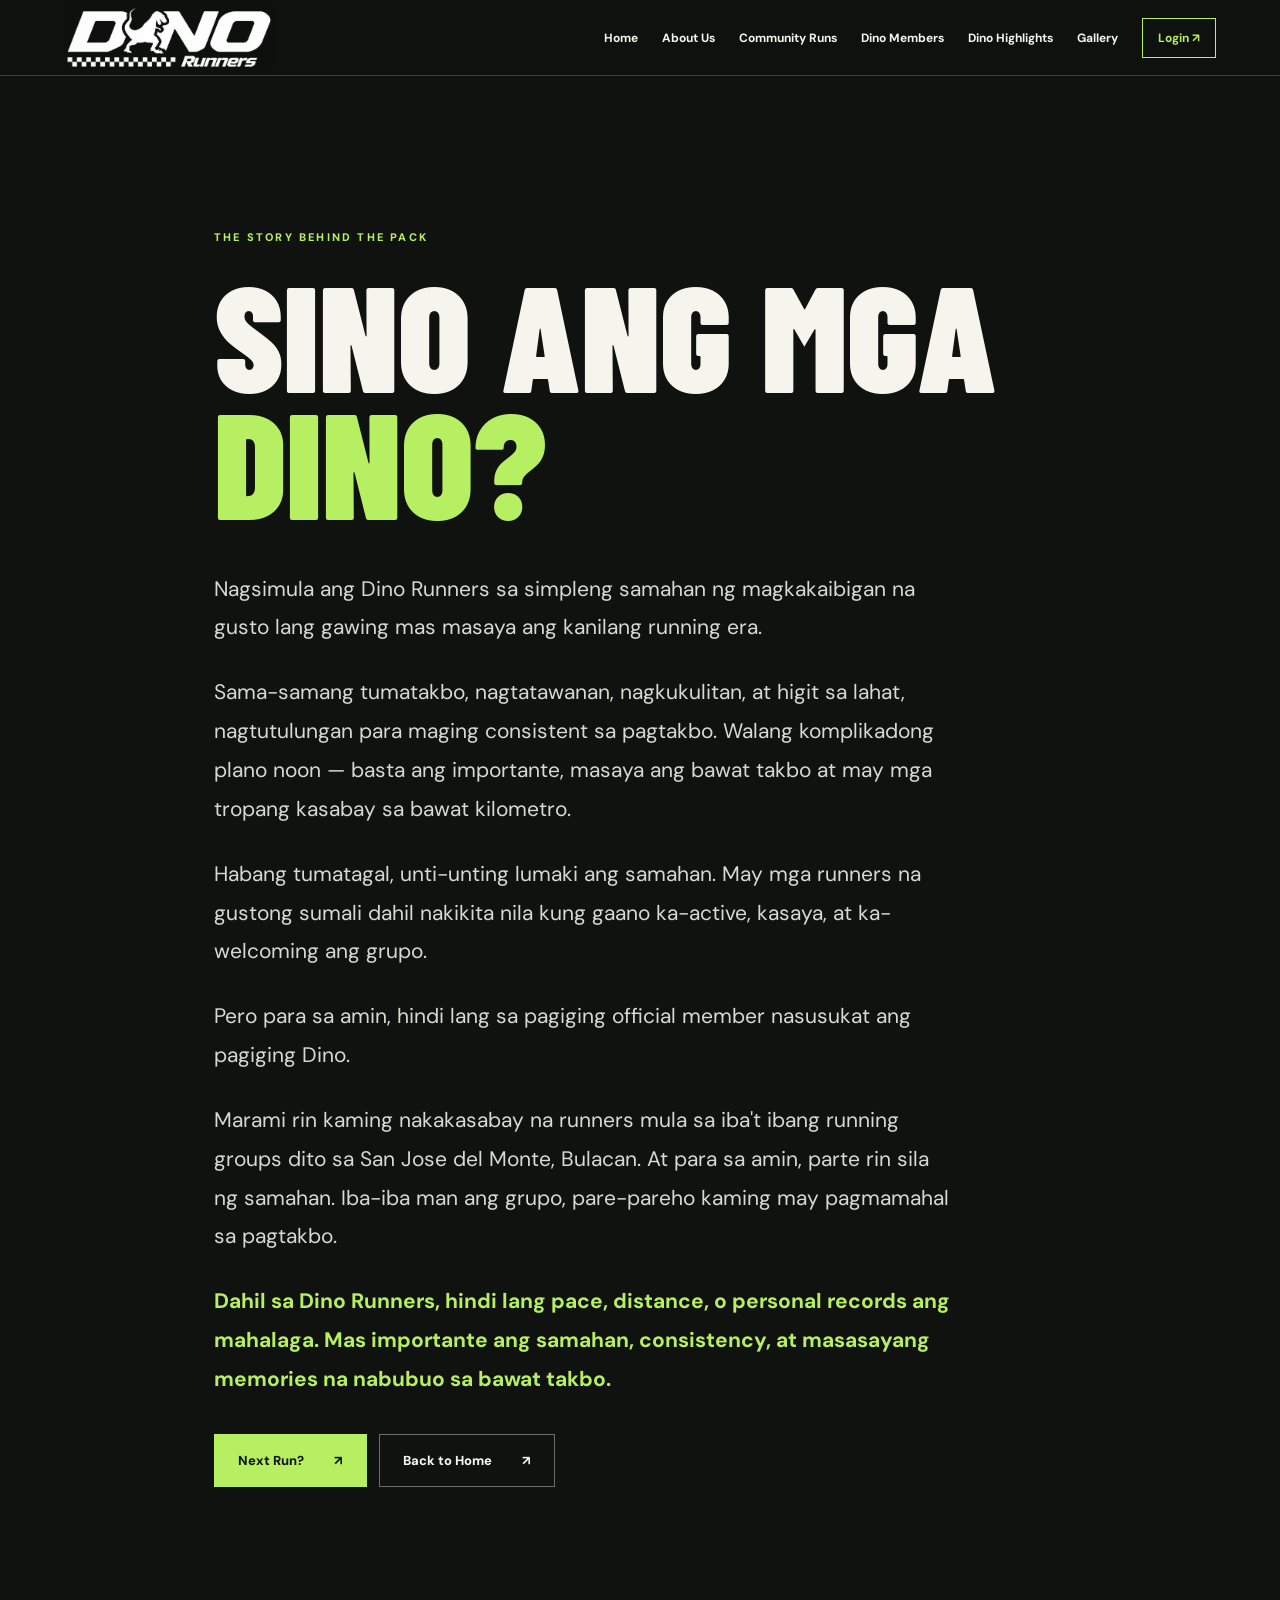
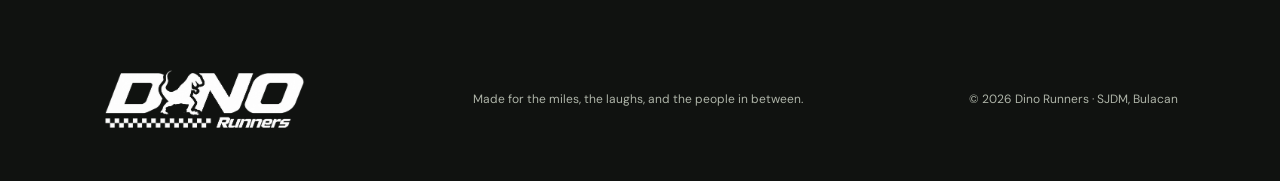
<file: about.html>
<!doctype html><html lang="fil"><head><meta charset="utf-8"><meta name="viewport" content="width=device-width,initial-scale=1"><meta name="theme-color" content="#101210"><meta name="description" content="The story behind Dino Runners, a running community in San Jose del Monte."><title>About Us | Dino Runners</title><link rel="stylesheet" href="style.css"></head><body><header class="site-header"><a class="brand" href="index.html#home" aria-label="Dino Runners home"><img class="brand-logo" src="dino-runners-logo.png" alt="Dino Runners" width="220" height="74"></a><button id="menuToggle" class="menu-toggle" aria-label="Toggle navigation" aria-expanded="false">☰</button><nav id="nav" aria-label="Main navigation"><a href="index.html#home">Home</a><a href="about.html" aria-current="page">About Us</a><a href="index.html#runs">Community Runs</a><a href="index.html#members">Dino Members</a><a href="index.html#highlights">Dino Highlights</a><a href="index.html#gallery">Gallery</a><a href="index.html#login" class="nav-login">Login ↗</a></nav></header><main><article class="about-story"><div class="section-label">THE STORY BEHIND THE PACK</div><h1>SINO ANG MGA <em>DINO?</em></h1><div class="story-copy"><p>Nagsimula ang Dino Runners sa simpleng samahan ng magkakaibigan na gusto lang gawing mas masaya ang kanilang running era.</p><p>Sama-samang tumatakbo, nagtatawanan, nagkukulitan, at higit sa lahat, nagtutulungan para maging consistent sa pagtakbo. Walang komplikadong plano noon — basta ang importante, masaya ang bawat takbo at may mga tropang kasabay sa bawat kilometro.</p><p>Habang tumatagal, unti-unting lumaki ang samahan. May mga runners na gustong sumali dahil nakikita nila kung gaano ka-active, kasaya, at ka-welcoming ang grupo.</p><p>Pero para sa amin, hindi lang sa pagiging official member nasusukat ang pagiging Dino.</p><p>Marami rin kaming nakakasabay na runners mula sa iba&#x27;t ibang running groups dito sa San Jose del Monte, Bulacan. At para sa amin, parte rin sila ng samahan. Iba-iba man ang grupo, pare-pareho kaming may pagmamahal sa pagtakbo.</p><p><strong>Dahil sa Dino Runners, hindi lang pace, distance, o personal records ang mahalaga. Mas importante ang samahan, consistency, at masasayang memories na nabubuo sa bawat takbo.</strong></p></div><div class="actions"><a class="button primary" href="index.html#runs">Next Run? <span>↗</span></a><a class="button secondary" href="index.html#home">Back to Home <span>↗</span></a></div></article></main><footer><a class="brand" href="index.html#home" aria-label="Dino Runners home"><img class="brand-logo" src="dino-runners-logo.png" alt="Dino Runners" width="220" height="74"></a><p>Made for the miles, the laughs, and the people in between.</p><span>© <span id="year"></span> Dino Runners · SJDM, Bulacan</span></footer><script src="app.js" defer></script></body></html>
</file>
<file: style.css>
@import url('https://fonts.googleapis.com/css2?family=Barlow+Condensed:wght@600;700;800;900&family=DM+Sans:wght@400;500;600;700&display=swap');
:root{--bg:#101210;--panel:#191c18;--white:#f5f5ee;--muted:#aeb4a8;--lime:#b7ef62;--line:#3a4135}*{box-sizing:border-box}html{scroll-behavior:smooth;scroll-padding-top:80px}body{margin:0;background:var(--bg);color:var(--white);font-family:'DM Sans',Arial,sans-serif}a{color:inherit;text-decoration:none}button{font:inherit}em{font-style:normal;color:var(--lime)}.site-header{height:76px;display:flex;align-items:center;justify-content:space-between;padding:0 clamp(20px,5vw,72px);background:#101210ed;border-bottom:1px solid var(--line);position:sticky;top:0;z-index:20;backdrop-filter:blur(12px)}.brand{display:inline-flex;align-items:center;gap:8px;font:900 25px/1 'Barlow Condensed',Impact,sans-serif;letter-spacing:-.3px;white-space:nowrap}.brand-icon{font-size:26px}.brand-accent{color:var(--lime)}nav{display:flex;gap:24px;align-items:center}nav a{font-size:12px;font-weight:700;white-space:nowrap;transition:color .2s}nav a:hover{color:var(--lime)}.nav-login{border:1px solid var(--lime);padding:11px 15px;color:var(--lime)}.menu-toggle{display:none;border:0;background:transparent;color:white;font-size:26px}.hero{position:relative;min-height:620px;display:grid;grid-template-columns:1fr 30%;overflow:hidden;border-bottom:1px solid var(--line)}.hero-lines{position:absolute;inset:0;pointer-events:none;background:repeating-linear-gradient(125deg,transparent 0,transparent 65px,#ffffff06 66px,#ffffff06 67px);opacity:.8}.hero-content{position:relative;z-index:1;padding:clamp(60px,8vw,110px) 0 75px clamp(22px,8vw,120px)}.eyebrow,.section-label{font-size:11px;letter-spacing:2.2px;font-weight:800;color:var(--lime)}.dot{display:inline-block;width:7px;height:7px;border-radius:50%;background:var(--lime);margin-right:8px}.hero h1,h2,h3{font-family:'Barlow Condensed',Impact,sans-serif;font-weight:900;letter-spacing:-1px}.hero h1{font-size:clamp(86px,13vw,190px);line-height:.76;margin:43px 0 35px}.hero-copy{max-width:475px;color:#cbd0c5;font-size:16px;line-height:1.8}.actions{display:flex;flex-wrap:wrap;gap:12px;margin-top:35px}.button{border:1px solid var(--lime);padding:17px 23px;font-weight:800;font-size:13px;display:inline-flex;align-items:center;gap:30px;justify-content:space-between;cursor:pointer;transition:transform .2s}.button:hover:not(:disabled){transform:translateY(-2px)}.primary{background:var(--lime);color:#101510}.secondary{background:transparent;color:var(--white);border-color:#687161}.button:disabled{opacity:.55;cursor:not-allowed}.hero-side{position:relative;display:flex;flex-direction:column;justify-content:center;align-items:flex-start;padding:40px;background:#b7ef62;color:#131713;clip-path:polygon(22% 0,100% 0,100% 100%,0 100%)}.hero-side>span{font-size:11px;letter-spacing:2px;font-weight:800;margin-left:20%}.hero-side strong{font:900 clamp(45px,6vw,100px)/.9 'Barlow Condensed',Impact,sans-serif;margin:40px 0 40px 20%}.checks{width:75%;height:46px;margin-left:20%;background:conic-gradient(#141914 25%,#fff 0 50%,#141914 0 75%,#fff 0) 0 0/32px 32px}.hero-bottom{position:absolute;bottom:20px;left:clamp(22px,8vw,120px);right:30%;display:flex;justify-content:space-between;font-size:10px;font-weight:800;letter-spacing:1.5px;color:#929c8c}.ticker{background:var(--lime);color:#101510;overflow:hidden;white-space:nowrap;font:900 24px 'Barlow Condensed',Impact,sans-serif;letter-spacing:3px;padding:13px 0}.ticker>div{width:max-content;animation:marquee 23s linear infinite}@keyframes marquee{to{transform:translateX(-35%)}}.section{padding:100px clamp(22px,8vw,120px);border-bottom:1px solid var(--line)}h2{font-size:clamp(72px,10vw,140px);line-height:.82;margin:35px 0 0}.two-col{display:grid;grid-template-columns:1fr 1fr;gap:50px;align-items:center}.section-copy{max-width:460px;color:#c4cbbf;line-height:1.85;font-size:16px}.section-copy p+p{margin-top:20px}.text-link{display:inline-block;margin-top:16px;color:var(--lime);font-weight:800;border-bottom:1px solid var(--lime);padding-bottom:8px}.dark-panel{background:#171b16}.section-head{display:flex;justify-content:space-between;align-items:end;gap:25px}.pill{border:1px solid #647358;border-radius:30px;padding:10px 15px;color:var(--lime);font-size:11px;letter-spacing:1px;font-weight:800}.empty-card{margin-top:50px;min-height:285px;border:1px solid #465041;background:linear-gradient(135deg,#222a1c,#141714);padding:38px;position:relative}.card-icon{color:var(--lime);font-size:35px}.empty-card h3,.gallery-placeholder h3{font-size:40px;margin:14px 0 5px}.empty-card p,.gallery-placeholder p{max-width:520px;color:var(--muted);line-height:1.7}.card-foot{position:absolute;bottom:25px;right:25px;color:var(--lime);font-size:10px;font-weight:800;letter-spacing:2px}.highlight{background:#b7ef62;color:#131713}.highlight .section-label,.highlight em{color:#365c13}.outline-card{margin-top:40px;border:2px solid #20301a;min-height:210px;padding:30px;display:flex;gap:30px;align-items:center}.outline-card p{font-size:20px;max-width:530px;font-weight:700;line-height:1.5}.big-star{font-size:80px}.gallery-placeholder{margin-top:45px;display:grid;grid-template-columns:110px 1fr;min-height:245px;background:#1b2019;border:1px solid #424b3e}.check-strip{background:conic-gradient(#b7ef62 25%,#131713 0 50%,#b7ef62 0 75%,#131713 0) 0 0/44px 44px}.gallery-placeholder>div:last-child{padding:35px}.gallery-placeholder span{font-size:30px}.login-section{text-align:center}.login-section h2{margin-bottom:25px}.login-section p{color:var(--muted);line-height:1.8;margin:0 auto 30px;max-width:550px}.login-section .button{margin:auto}footer{padding:50px clamp(22px,8vw,120px);display:flex;justify-content:space-between;gap:25px;align-items:center;flex-wrap:wrap}footer p,footer>span{color:var(--muted);font-size:12px} @media(max-width:950px){.menu-toggle{display:block}nav{display:none;position:absolute;top:76px;left:0;right:0;background:#141814;border-bottom:1px solid var(--line);padding:20px;flex-direction:column;align-items:stretch;gap:0}nav.open{display:flex}nav a{padding:13px;font-size:14px}.hero{grid-template-columns:1fr}.hero-side{display:none}.hero-content{padding:90px 25px 100px}.hero h1{font-size:clamp(84px,17vw,160px)}.hero-bottom{right:25px;left:25px}.two-col{grid-template-columns:1fr;gap:20px}.section{padding:80px 25px}}@media(max-width:520px){.brand{font-size:22px}.hero{min-height:630px}.hero h1{font-size:clamp(76px,18vw,110px);margin:40px 0}.hero-copy{font-size:14px}.hero-bottom{font-size:8px}.section{padding:70px 22px}h2{font-size:clamp(65px,17vw,92px)}.section-head{align-items:start;flex-direction:column}.empty-card{padding:25px}.card-foot{position:static;display:block;margin-top:28px}.gallery-placeholder{grid-template-columns:35px 1fr}.gallery-placeholder>div:last-child{padding:25px}.outline-card{flex-direction:column;align-items:flex-start;gap:0}.outline-card p{font-size:17px}footer{flex-direction:column;align-items:flex-start}}

/* Original Dino Runners logo, kept intact on its black background. */
.brand-logo{display:block;width:clamp(150px,17vw,210px);height:auto;object-fit:contain;mix-blend-mode:screen}
footer .brand-logo{width:205px}
@media(max-width:520px){.brand-logo{width:164px}footer .brand-logo{width:205px}}

/* V3: keep the lime hero slogan fully inside its angled panel */
.hero-side{min-width:0;overflow:hidden;padding-right:clamp(18px,2.5vw,45px)}
.hero-side strong{font-size:clamp(30px,3.6vw,62px);line-height:.98;max-width:78%;overflow-wrap:normal;letter-spacing:-.015em;margin-left:22%;}
.hero-side>span{margin-left:22%}
.about-story{max-width:900px;margin:auto;padding:clamp(95px,12vw,160px) 24px 130px;}
.about-story h1{font:900 clamp(72px,12vw,150px)/.85 'Barlow Condensed',Impact,sans-serif;margin:26px 0 45px;}
.about-story h1 em{color:#b7ef62;font-style:normal}
.about-story .story-copy{max-width:740px;color:#d5dbd0;font-size:clamp(17px,2vw,21px);line-height:1.85}
.about-story .story-copy p{margin:0 0 26px}
.about-story .story-copy p:last-child{color:#b7ef62;font-weight:600}
@media(max-width:950px){.hero-side{display:none}}

/* V5 member profiles; existing homepage design stays unchanged */
.hidden{display:none!important}.auth-status{min-height:1.4em;margin:18px auto;color:var(--lime);font-size:13px;line-height:1.6}.member-grid{display:grid;grid-template-columns:repeat(auto-fit,minmax(220px,1fr));gap:18px;margin-top:32px}.member-card{border:1px solid #424b3e;background:#1b2019;padding:25px;overflow-wrap:anywhere}.member-card h3{font-size:30px;margin:12px 0 0}.member-card p{color:var(--muted);line-height:1.6;white-space:pre-wrap}.handle{color:var(--lime);font-size:13px}.member-avatar,.avatar-fallback{width:76px;height:76px;object-fit:cover;border-radius:50%;background:#2e3929;display:grid;place-items:center;font-size:32px}.member-prs{display:flex;flex-wrap:wrap;gap:8px}.member-prs span{border:1px solid #4d6143;padding:5px 9px;color:var(--lime);font-size:11px}.profile-area{max-width:780px;margin:55px auto 0;text-align:left;border:1px solid #44523d;padding:clamp(20px,4vw,42px);background:#1a1e19}.profile-area h3{font-size:36px;margin:0 0 20px}.form-grid{display:grid;grid-template-columns:repeat(2,minmax(0,1fr));gap:18px}.form-grid label{display:flex;flex-direction:column;gap:8px;font-weight:700;font-size:13px}.form-grid small{font-size:11px;color:var(--muted);font-weight:400}.form-grid .full{grid-column:1/-1}.form-grid input,.form-grid textarea{width:100%;box-sizing:border-box;background:#101410;border:1px solid #59634f;color:#fff;border-radius:0;padding:13px;font:inherit;font-weight:400}.form-grid input:focus,.form-grid textarea:focus{outline:2px solid var(--lime)}.profile-actions{margin-top:25px;flex-wrap:wrap}.profile-actions .button{margin:0}.privacy-note{font-size:12px!important;margin:18px 0 0!important;text-align:left}@media(max-width:560px){.form-grid{grid-template-columns:1fr}}
</file>
